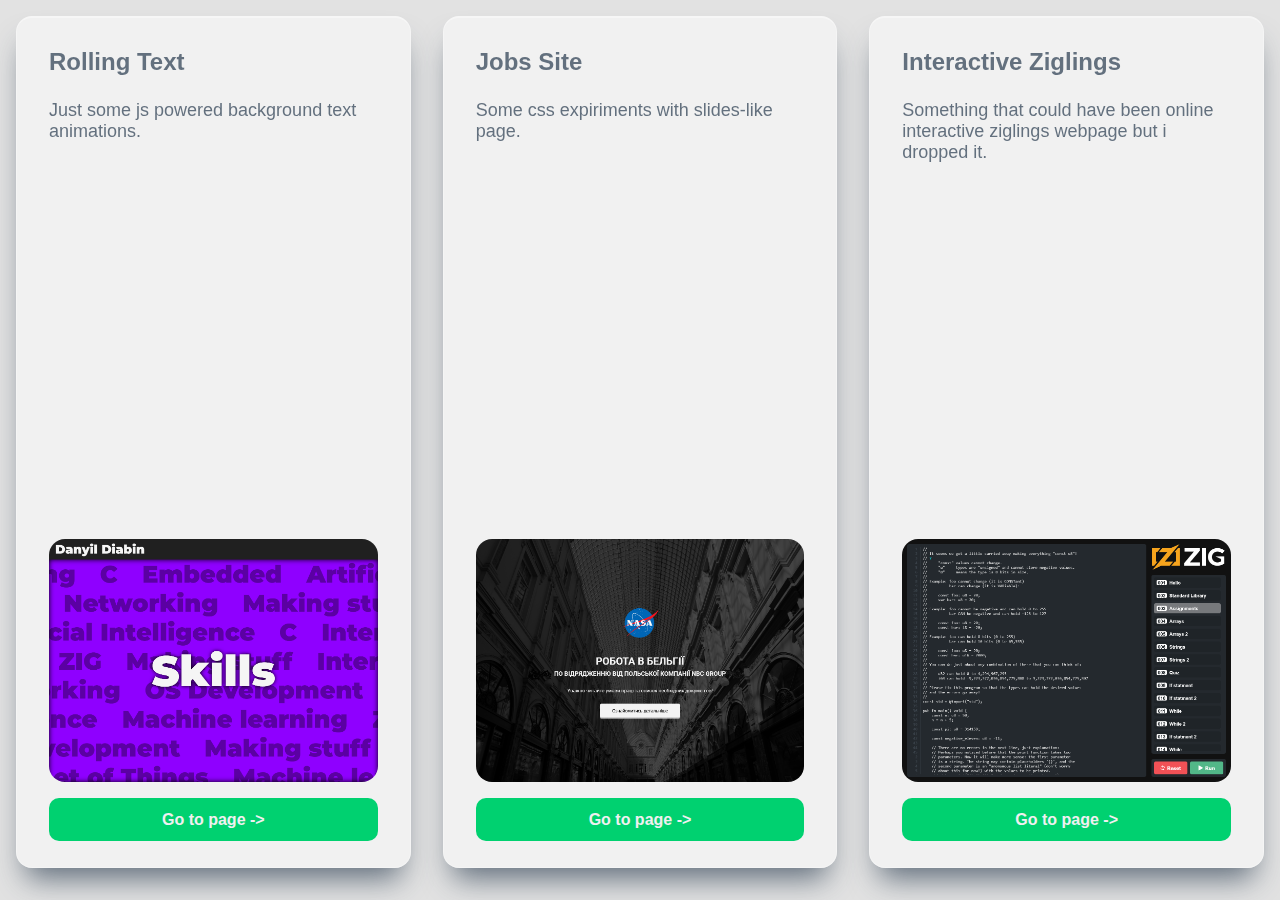
<file: index.html>
<!DOCTYPE html>
<html>

<head>
    <title>Selection</title>
    <link rel="stylesheet" href="style.css">
</head>

<body>
    <main>
        <article class="acrylic">
            <div>
                <h1>Rolling Text</h1>
                <p>Just some js powered background text animations.</p>
            </div>
            <div class="bottom">
                <img src="img/rolling-text-preview.png">
                <a href="Rolling text/index.html" class="goto">Go to page -></a>
            </div>
        </article>
        <article class="acrylic">
            <div>
                <h1>Jobs Site</h1>
                <p>Some css expiriments with slides-like page.</p>
            </div>
            <div class="bottom">
                <img src="img/jobs-preview.png">
                <a href="Jobs Site/index.html" class="goto">Go to page -></a>
            </div>
        </article>
        <article class="acrylic">
            <div>
                <h1>Interactive Ziglings</h1>
                <p>Something that could have been online interactive ziglings webpage but i dropped it.</p>
            </div>
            <div class="bottom">
                <img src="img/ziglings-preview.png">
                <a href="Interactive Ziglings/index.html" class="goto">Go to page -></a>
            </div>
        </article>
    </main>
</body>

</html>
</file>
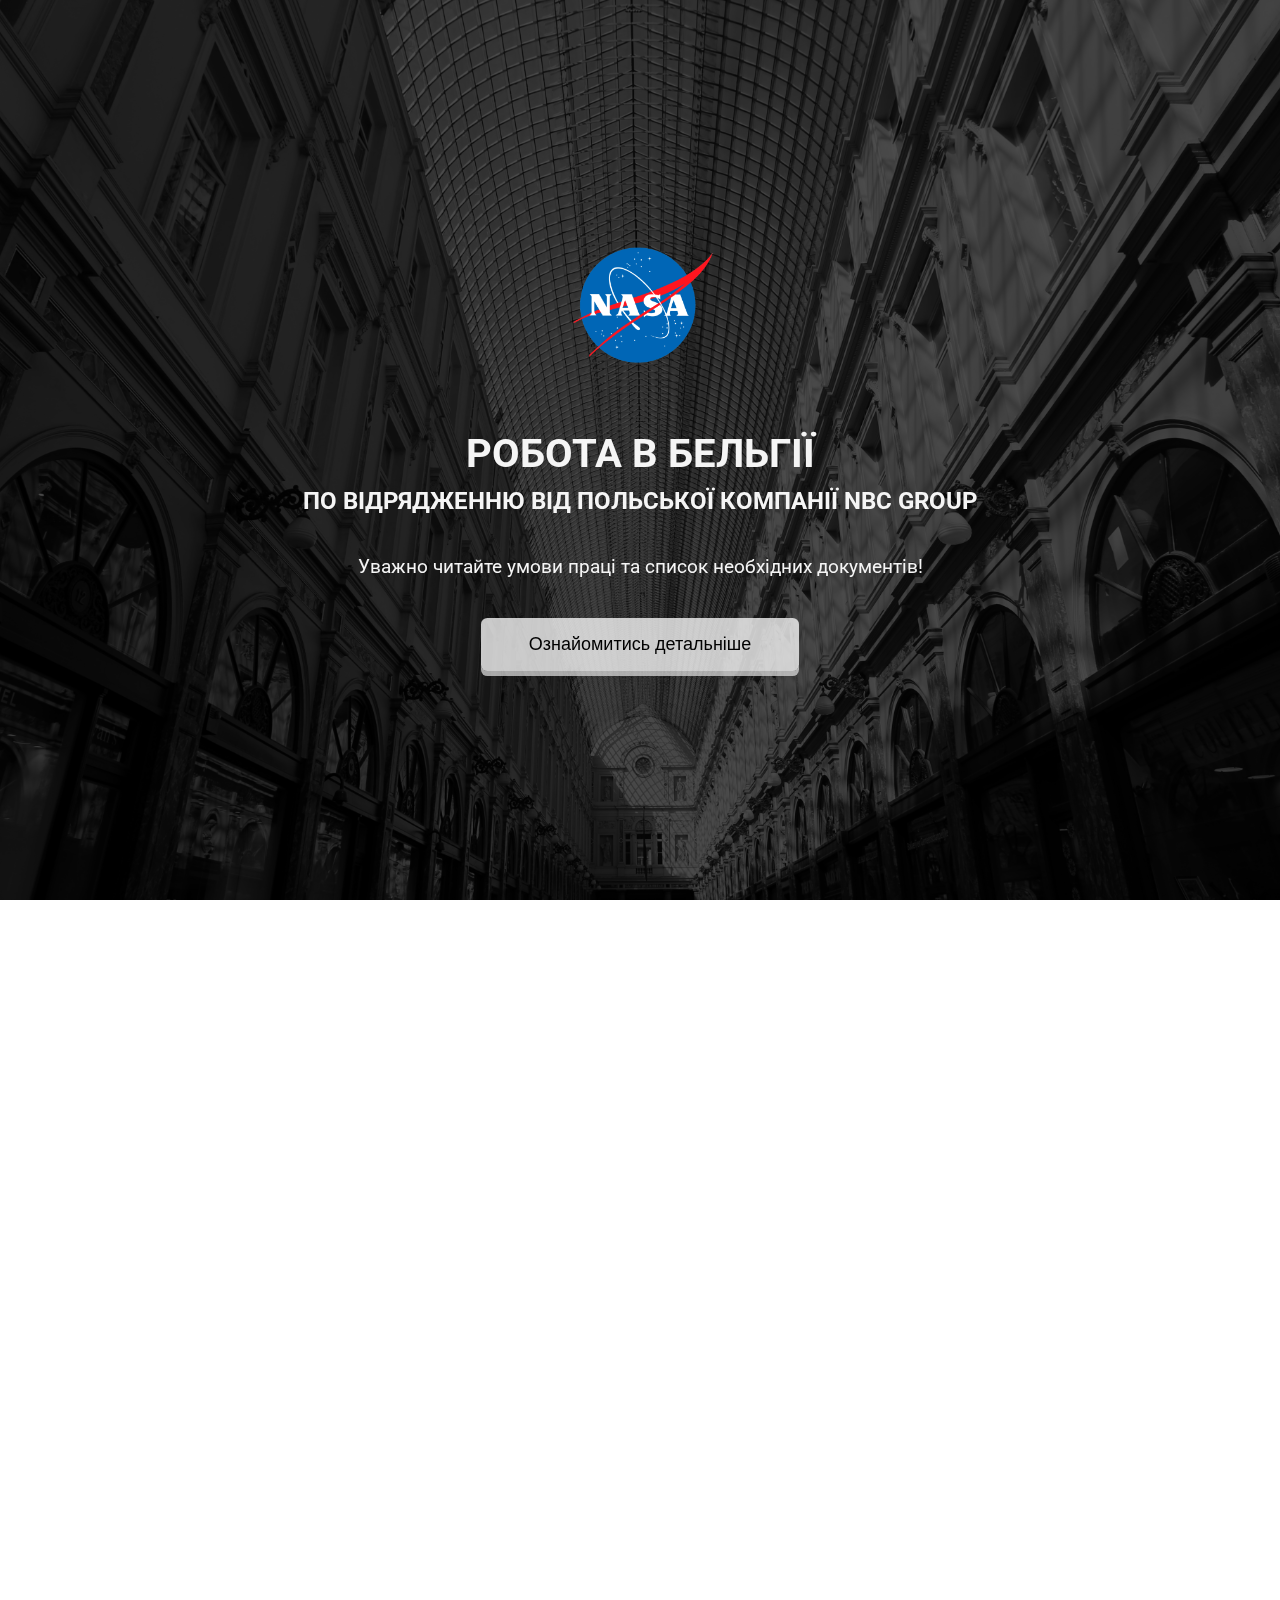
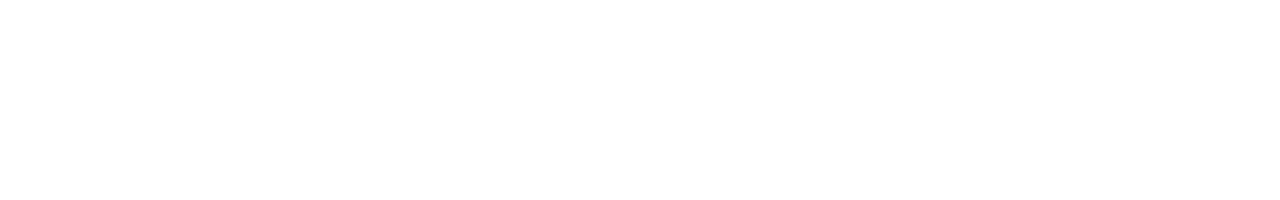
<file: Bussiness example/index.html>
<!DOCTYPE html>
<html lang="en">

<head>
    <meta charset="UTF-8">
    <meta http-equiv="X-UA-Compatible" content="IE=edge">
    <meta name="viewport" content="width=device-width, initial-scale=1.0, user-scalable=false">
    <link rel="shortcut icon" type="image/png" href="images/logo.png">
    <link rel="stylesheet" href="styles/index_desktop.css">
    <link rel="stylesheet" href="styles/index_mobile.css">
    <title>NBC Group</title>
    <script src="scripts/index_page.js"></script>
    <link rel="preconnect" href="https://fonts.googleapis.com">
    <link rel="preconnect" href="https://fonts.gstatic.com" crossorigin>
    <link href="https://fonts.googleapis.com/css2?family=Roboto:wght@100;300;400;500;700;900&display=swap" rel="stylesheet">
</head>

<body>
    <div id="background"></div>
    <div id="tint"></div>
    <div class="maincontainer">
        <main id="about">
            <img id="logo" src="images/logo.png">
            <h1>РОБОТА В БЕЛЬГІЇ</h1>
            <h2>ПО ВІДРЯДЖЕННЮ ВІД ПОЛЬCЬКОЇ КОМПАНІЇ NBC GROUP</h2>
            <p>Уважно читайте умови праці та список необхідних документів!</p>
            <input class="gold_button" type="submit" value="Ознайомитись детальніше" onclick="showDetails()"></input>
        </main>
    </div>
    <div class="maincontainer">
        <main id="details">
            <div>
                <h2>МОЖЛИВІ ВАКАНСІЇ</h2>
                <ul>
                    <li><a class="gold_button" href="job.html">Внутрянник-Універсал</a></li>
                    <li><a class="gold_button" href="job.html">Муляр</a></li>
                    <li><a class="gold_button" href="job.html">Монолітщик</a></li>
                    <li><a class="gold_button" href="job.html">Покрівельник</a></li>
                    <li><a class="gold_button" href="job.html">Електрик</a></li>
                    <li><a class="gold_button" href="job.html">Сантехнік</a></li>
                    <li><a class="gold_button" href="job.html">Зварювальник</a></li>
                </ul>
            </div>
            <input class="gold_button" type="submit" value="Повернутись" onclick="showAbout()"></input>
        </main>
    </div>
</body>

</html>
</file>
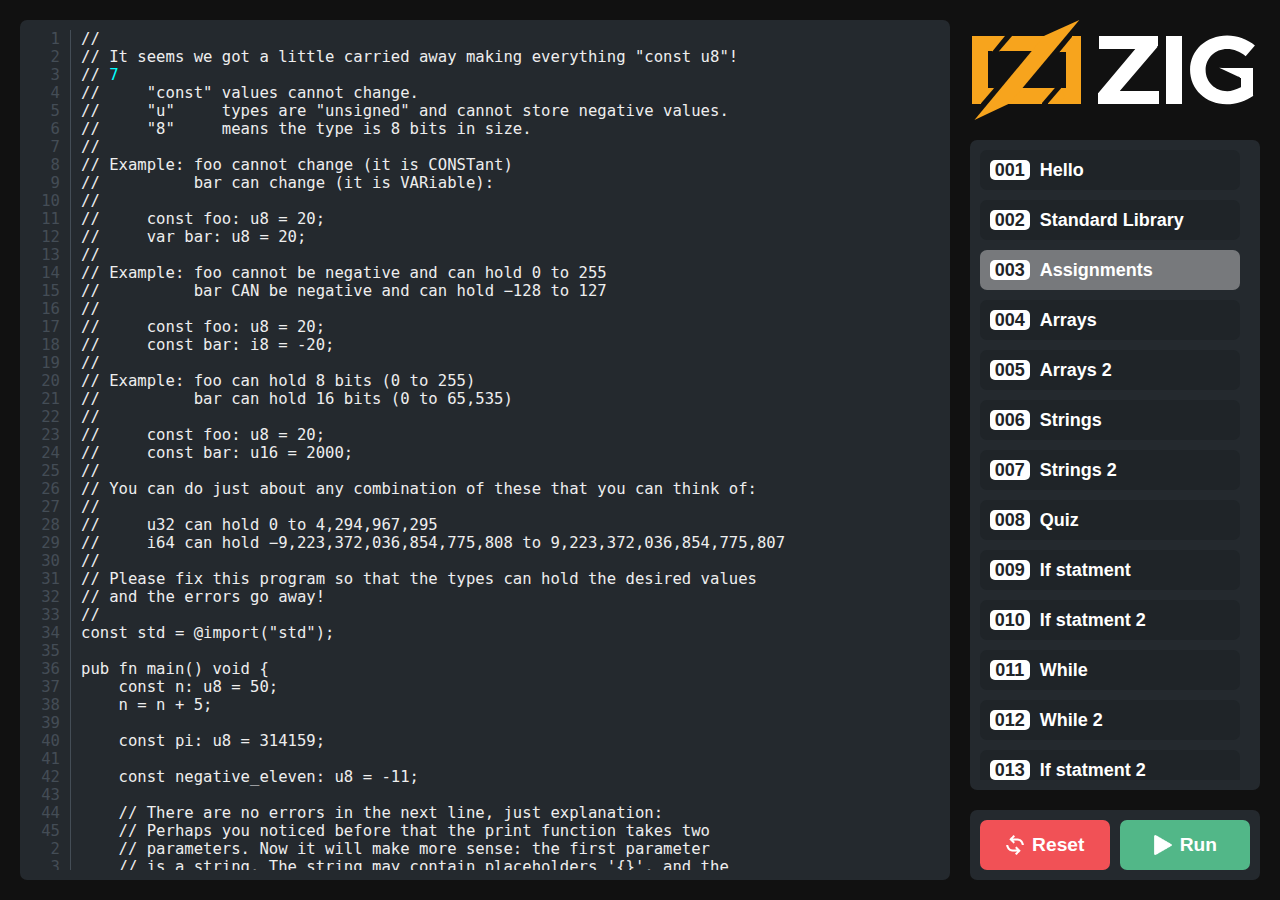
<file: Interactive Ziglings/index.html>
<!DOCTYPE html>
<html>
	<head>
		<title>Ziglings</title>
		<link rel="icon" type="image/x-icon" href="zig-mark.svg">
		<link rel="stylesheet" href="style.css">
	</head>
	<body>
		<main>
			<div id="lineNumbers">
				<span>1</span>
				<span>2</span>
				<span>3</span>
				<span>4</span>
				<span>5</span>
				<span>6</span>
				<span>7</span>
				<span>8</span>
				<span>9</span>
				<span>10</span>
				<span>11</span>
				<span>12</span>
				<span>13</span>
				<span>14</span>
				<span>15</span>
				<span>16</span>
				<span>17</span>
				<span>18</span>
				<span>19</span>
				<span>20</span>
				<span>21</span>
				<span>22</span>
				<span>23</span>
				<span>24</span>
				<span>25</span>
				<span>26</span>
				<span>27</span>
				<span>28</span>
				<span>29</span>
				<span>30</span>
				<span>31</span>
				<span>32</span>
				<span>33</span>
				<span>34</span>
				<span>35</span>
				<span>36</span>
				<span>37</span>
				<span>38</span>
				<span>39</span>
				<span>40</span>
				<span>41</span>
				<span>42</span>
				<span>43</span>
				<span>44</span>
				<span>45</span>
				<span>2</span>
				<span>3</span>
				<span>4</span>
				<span>5</span>
				<span>6</span>
				<span>7</span>
			</div>
			<div id="code" spellcheck="false" onscroll="scrolllines()">//
// It seems we got a little carried away making everything "const u8"!
// <span style="color: aqua;">7</span>
//     "const" values cannot change.
//     "u"     types are "unsigned" and cannot store negative values.
//     "8"     means the type is 8 bits in size.
//
// Example: foo cannot change (it is CONSTant)
//          bar can change (it is VARiable):
//
//     const foo: u8 = 20;
//     var bar: u8 = 20;
//
// Example: foo cannot be negative and can hold 0 to 255
//          bar CAN be negative and can hold −128 to 127
//
//     const foo: u8 = 20;
//     const bar: i8 = -20;
//
// Example: foo can hold 8 bits (0 to 255)
//          bar can hold 16 bits (0 to 65,535)
//
//     const foo: u8 = 20;
//     const bar: u16 = 2000;
//
// You can do just about any combination of these that you can think of:
//
//     u32 can hold 0 to 4,294,967,295
//     i64 can hold −9,223,372,036,854,775,808 to 9,223,372,036,854,775,807
//
// Please fix this program so that the types can hold the desired values
// and the errors go away!
//
const std = @import("std");

pub fn main() void {
    const n: u8 = 50;
    n = n + 5;

    const pi: u8 = 314159;

    const negative_eleven: u8 = -11;

    // There are no errors in the next line, just explanation:
    // Perhaps you noticed before that the print function takes two
    // parameters. Now it will make more sense: the first parameter
    // is a string. The string may contain placeholders '{}', and the
    // second parameter is an "anonymous list literal" (don't worry
    // about this for now!) with the values to be printed.
    std.debug.print("{} {} {}\n", .{ n, pi, negative_eleven });
}</div>
		</main>
		<aside>
			<img src="zig-logo-light.svg">
			<nav>
				<ul id="ziglings">
					<li><div>001</div><div>Hello</div></li>
					<li><div>002</div><div>Standard Library</div></li>
					<li><div>003</div><div>Assignments</div></li>
					<li><div>004</div><div>Arrays</div></li>
					<li><div>005</div><div>Arrays 2</div></li>
					<li><div>006</div><div>Strings</div></li>
					<li><div>007</div><div>Strings 2</div></li>
					<li><div>008</div><div>Quiz</div></li>
					<li><div>009</div><div>If statment</div></li>
					<li><div>010</div><div>If statment 2</div></li>
					<li><div>011</div><div>While</div></li>
					<li><div>012</div><div>While 2</div></li>
					<li><div>013</div><div>If statment 2</div></li>
					<li><div>014</div><div>While</div></li>
					<li><div>015</div><div>While 2</div></li>
					<li><div>013</div><div>If statment 2</div></li>
					<li><div>014</div><div>While</div></li>
					<li><div>015</div><div>While 2</div></li>
				</ul>
			</nav>
			<div id="controls">
				<button type="button" id="reset_button"><img src="reset.png">Reset</button>
				<button type="button" id="run_button"><img src="play.png">Run</button>
			</div>
		</aside>
	</body>
	<script src="index.js"></script>
</html>
</file>
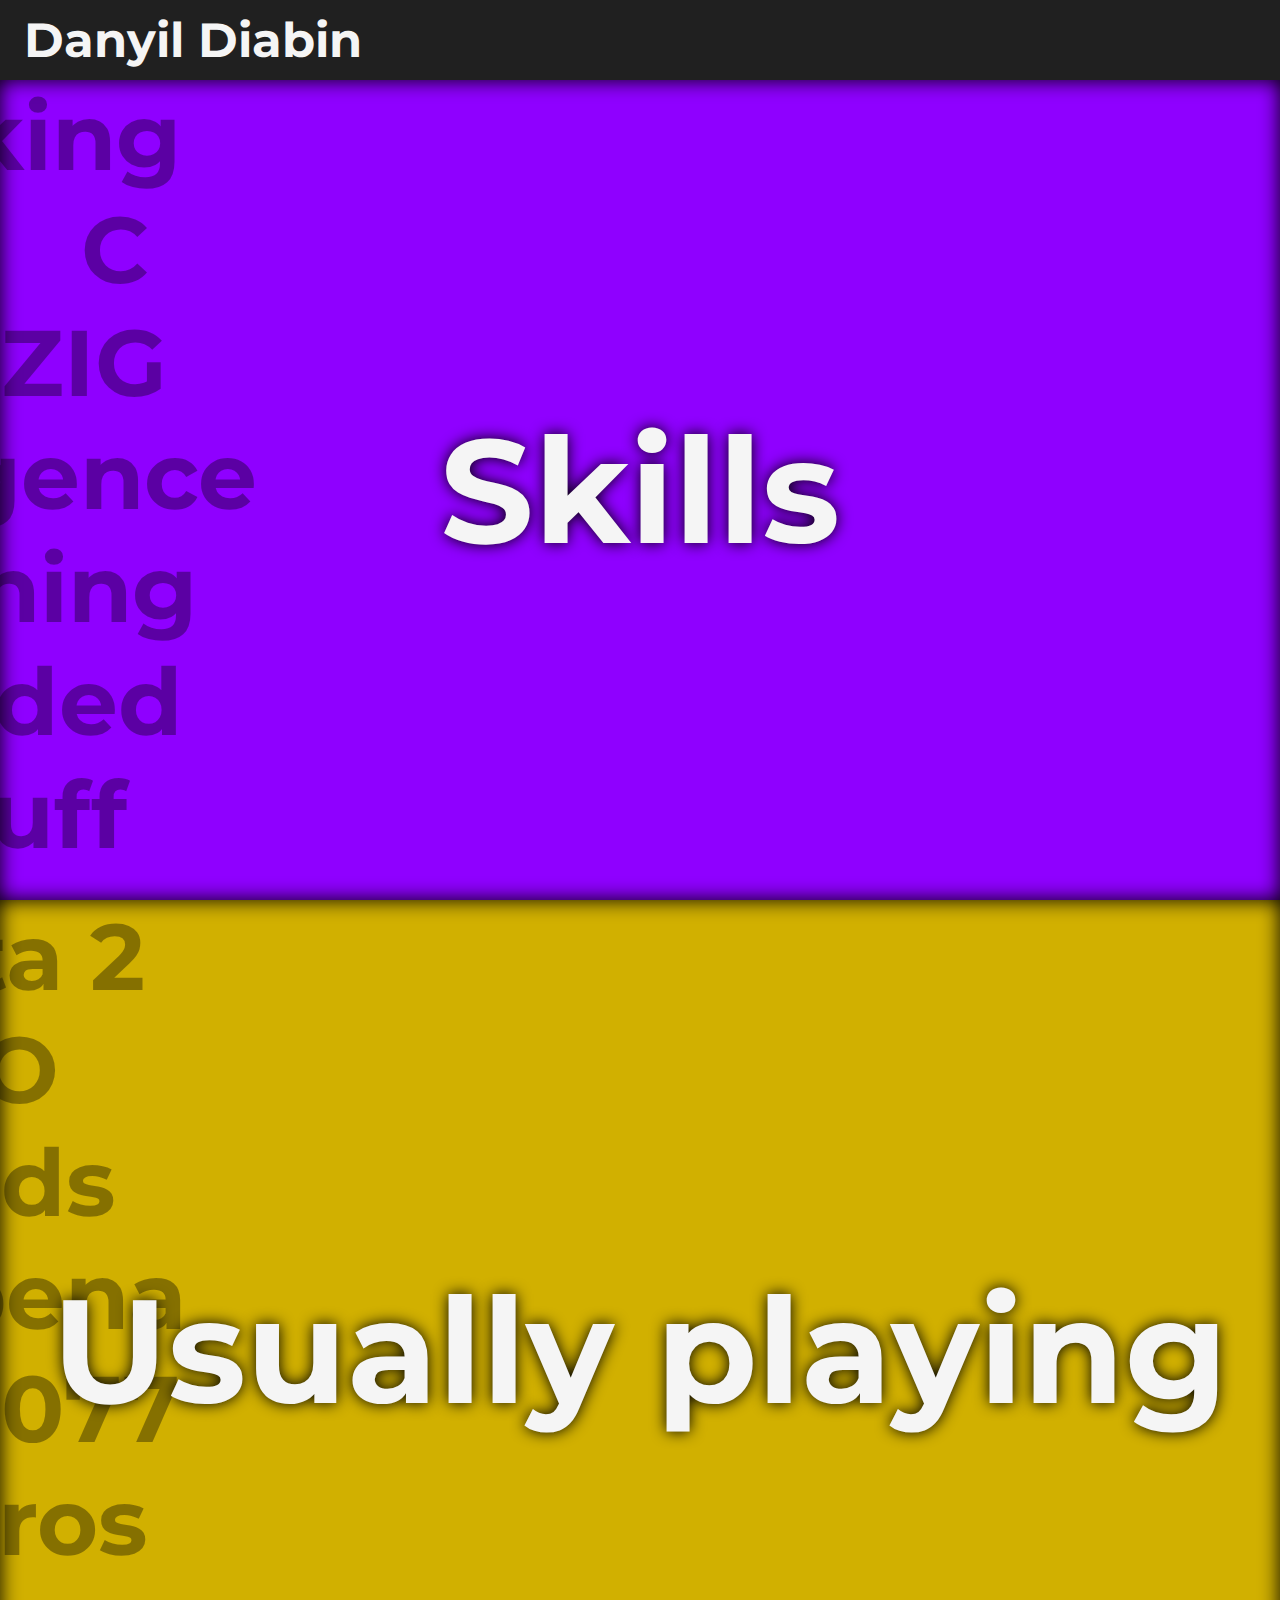
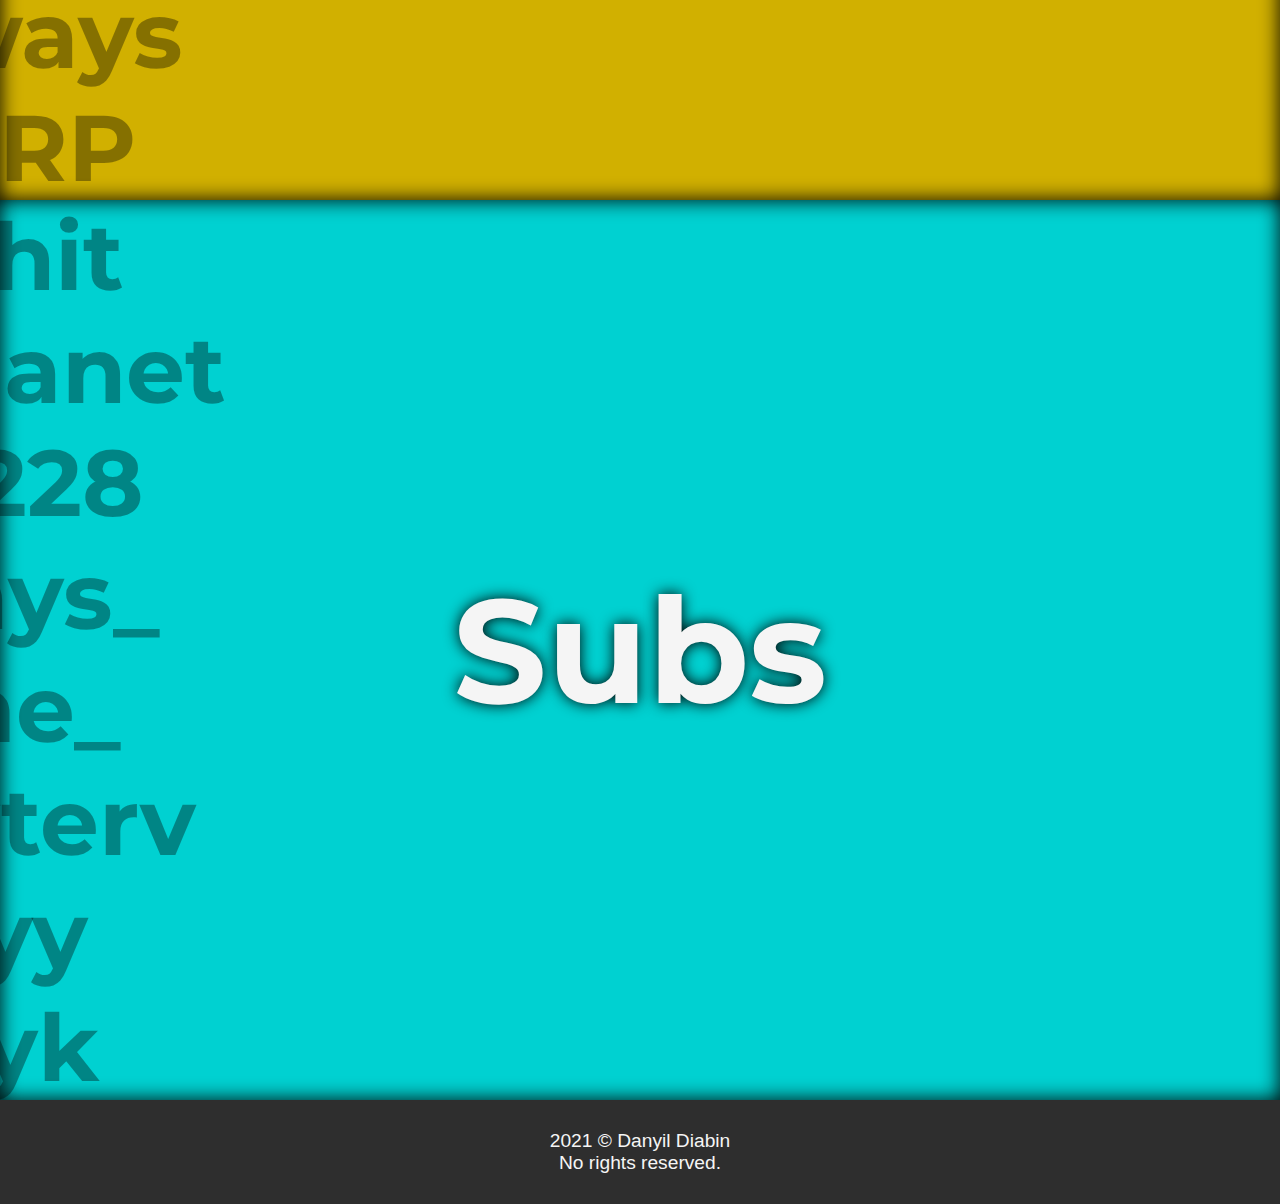
<file: Rolling text/index.html>
<!doctype html>
<html>
	<head>
		<meta charset="utf-8">
		<link rel="shortcut icon" type="image/png" href="img/favicon.png"/>
		<link rel="stylesheet" href="styles/global.css">
		<link rel="preconnect" href="https://fonts.googleapis.com">
		<link rel="preconnect" href="https://fonts.gstatic.com" crossorigin>
		<link href="https://fonts.googleapis.com/css2?family=Montserrat:wght@900&display=swap" rel="stylesheet"> 
		<title>Danyil's Sandbox</title>
	</head>
	<body>
		<header>
			<div id="logo">
				<a href="."><h1>Danyil Diabin</h1></a>
			</div>
		</header>
		<main></main>
		<footer>
			<p>2021 © Danyil Diabin</p>
			<p>No rights reserved.</p>
		</footer>
	</body>
	<script src="scripts/main.js"></script>
</html>
</file>
<file: style.css>
* {
    margin: 0;
    padding: 0;
    border: 0;
    font-family: Arial, Helvetica, sans-serif;
}

body {
    background: #e2e2e2;
    display: flex;
    justify-content: center;
    align-items: center;
    flex-flow: column nowrap;
    height: 100vh;
}

a {
    text-decoration: none;
}

main article {
    width: 300000px;
    min-width: 300px;
    min-height: 150px;
    display: flex;
    flex-direction: column;
    justify-content: space-between;
    color: rgba(38, 57, 77, 0.7);
}

main {
    display: flex;
    flex-wrap: wrap;
    flex-direction: row;
    flex-flow: row;
    width: 100%;
    height: 100%;
}

main article .bottom {
    display: flex;
    flex-direction: column;
}

main article h1 {
    font-size: x-large;
    padding-bottom: 1em;
}

main article p {
    font-size: large;
    font-weight: normal;
    padding-bottom: 1em;
}

main article .bottom img {
    width: 100%;
    border-radius: 1em;
    margin-bottom: 1em;
}

.goto {
    justify-content: center;
    background-color: rgba(0, 209, 112, 1);
    display: flex;
    padding: 0.8em 1em 0.8em 1em;
    border-radius: 10px;
    font-weight: bold;
    color: rgb(240, 240, 240);
    transition-duration: 150ms;
}

.goto:hover {
    background-color: rgb(0, 182, 97);
}

.acrylic {
    border: 1px solid rgba(255, 255, 255, 0.3);
    border-top: 2px solid rgba(255, 255, 255, 0.4);
    padding: 1.9em 2em 1.6em 2em;
    margin:1em 1em 2em 1em;
    border-radius: 1em;
    background-color: rgba(255, 255, 255, 0.5);
    box-shadow: rgba(38, 57, 77, 0.7) 0px 20px 30px -10px;
    backdrop-filter: blur(30px);
    transition-duration: 150ms;
}
</file>
<file: Bussiness example/styles/index_desktop.css>
@media screen and (min-width: 720px) {
    * {
        padding: 0;
        margin: 0;
        border: 0;
        transition-duration: 700ms;
    }

    body {
        display: flex;
        align-content: flex-start;
        flex-flow: column nowrap;
        position: fixed;
    }

    main {
        display: flex;
        flex-flow: column nowrap;
        align-content: center;
        justify-content: center;
        align-items: center;
        justify-items: center;
        color: whitesmoke;
        font-family: 'Roboto', Arial, sans-serif;
        height: 100%;
        position: relative;
    }

    .gold_button:hover {
        background-color: rgb(245, 245, 245);
        box-shadow: 0 5px 0 0 rgba(230, 230, 230, 0.7);
        transition-duration: 500ms;
    }

    .gold_button {
        transition-duration: 500ms;
        padding: 1rem 3rem;
        background-color: rgba(245, 245, 245, 0.8);
        box-shadow: 0 5px 0 0 rgba(230, 230, 230, 0.7);
        border-radius: 0.4rem;
        color: black;
        display: flex;
        align-content: center;
        justify-content: center;
        align-items: center;
        cursor: pointer;
        font-size: large;
    }

    ul {
        list-style: none;
        display: flex;
        align-content: center;
        justify-content: center;
        align-items: center;
        justify-items: center;
        flex-flow: row wrap;
        margin: auto 0;
    }

    li {
        width: 250px;
        margin: 10px 20px;
    }

    a:visited {
        color: black;
    }

    a:link {
        color: black;
    }

    a {
        text-decoration: none;
        white-space: nowrap;
    }

    #logo {
        height: 150px;
        width: 150px;
        margin-bottom: 50px;
    }

    h1 {
        font-weight: bolder;
        margin-bottom: 10px;
        font-size: 2.5rem;
    }

    p {
        font-size: 1.2rem;
        margin-top: 40px;
    }

    input:hover {
        animation: emptyanim;
        animation-duration: 1000ms;
    }
    @keyframes emptyanim {
        to {
            background-color: rgba(245, 245, 245, 1);
            box-shadow: 0 5px 0 0 rgba(230, 230, 230, 0.7);
        };
    }

    li a {
        width: calc(100% - padding-left - padding-right);
        height: 100%;
        text-align: center;
    }

    input {
        position: relative;
        margin-top: 40px;
        animation-name: fading;
        animation-duration: 800ms;
        animation-iteration-count: infinite;
        animation-direction: alternate;
        animation-timing-function: ease-in-out;
    }

    .maincontainer{
        height: calc(var(--vh, 1vh) * 100);
    }

    #about {
        text-align: center;
    }

    #details input {
        margin-bottom: 50px;
    }

    #details div {
        display: flex;
        flex-flow: column;
        align-items: center;
        margin: auto 0;
    }

    #details h2 {
        font-weight: bolder;
        font-size: 2rem;
        margin-bottom: 10px;
    }

    @keyframes fading {
        from {
            background-color: rgba(245, 245, 245, 1);
            box-shadow: 0 5px 0 0 rgba(230, 230, 230, 0.7);
        }

        to {
            background-color: rgba(245, 245, 245, 0.7);
            box-shadow: 0 5px 0 0 rgba(230, 230, 230, 0.7);
        }
    }

    @keyframes to_about {
        from {
            top: -100%;
        }

        to {
            top: 0;
        }
    }

    @keyframes to_details {
        from {
            top: 0;
        }

        to {
            top: -100%;
        }
    }

    #tint {
        z-index: -1;
        position: fixed;
        width: 100%;
        height: 100%;
        background-color: rgba(0, 0, 0, 0.7);
    }

    #background {
        width: 100%;
        height: 100%;
        z-index: -2;
        position: fixed;
        background-image: url("../images/bg.jpg");
        background-repeat: no-repeat;
        background-size: cover;
        background-position: top;
    }
}
</file>
<file: Bussiness example/styles/index_mobile.css>
@media screen and (min-width: 320px) and (max-width: 720px) {
    * {
        padding: 0;
        margin: 0;
        border: 0;
        -webkit-appearance: none;
        -moz-appearance: none;
        appearance: none;
        transition-duration: 700ms;
    }

    body {
        display: flex;
        align-content: flex-start;
        flex-flow: column nowrap;
        position: fixed;
    }

    main {
        display: flex;
        flex-flow: column nowrap;
        align-content: center;
        justify-content: flex-start;
        align-items: center;
        justify-items: center;
        color: whitesmoke;
        font-family: 'Roboto', Arial, sans-serif;
        height: 100%;
        position: relative;
        font-size: medium;
    }

    ul {
        list-style: none;
        display: flex;
        align-content: center;
        justify-content: center;
        align-items: center;
        justify-items: center;
        flex-flow: column nowrap;
        margin: auto 0;
    }

    a:visited {
        color: black;
    }

    a:link {
        color: black;
    }

    a {
        text-decoration: none;
        white-space: nowrap;
    }

    /*TODO: MAKE BIGGER PHONE LAYOUT*/
    @media screen and (min-height: 720px) {
        #logo {
            height: 120px;
            width: 120px;
            margin: 10px;
        }

        h1 {
            font-weight: bolder;
            margin: 10px;
            font-size: 2rem;
        }

        h2 {
            font-weight: normal;
            margin: 10px;
        }

        li {
            width: 200px;
            margin: 7px 10px;
        }

        .gold_button {
            padding: 7px 30px;
            background-color: rgba(245, 245, 245, 0.8);
            box-shadow: 0 5px 0 0 rgba(230, 230, 230, 0.7);
            border-radius: 0.4rem;
            color: black;
            display: flex;
            align-content: center;
            justify-content: center;
            align-items: center;
            cursor: pointer;
        }
    }

    @media screen and (min-height: 450px) and (max-height: 720px) {
        #logo {
            height: 120px;
            width: 120px;
            margin: 10px;
        }

        h1 {
            font-weight: bolder;
            margin: 10px;
            font-size: 2rem;
        }

        h2 {
            font-weight: normal;
            margin: 10px;
        }

        li {
            width: 200px;
            margin: 7px 10px;
            font-size: medium;
        }

        .gold_button {
            background-color: rgba(245, 245, 245, 1);
            box-shadow: 0 5px 0 0 rgba(230, 230, 230, 0.7);
            padding: 7px 30px;
            border-radius: 0.4rem;
            color: black;
            display: flex;
            align-content: center;
            justify-content: center;
            align-items: center;
            cursor: pointer;
        }
    }

    li a {
        width: calc(100% - padding-left - padding-right);
        height: calc(100% - padding-top - padding-bottom);
        text-align: center;
    }

    p {
        font-weight: normal;
        font-size: 1.2rem;
        margin: 10px;
    }

    input {
        position: relative;
        margin-top: 10px;
        animation-name: fading;
        animation-duration: 800ms;
        animation-iteration-count: infinite;
        animation-direction: alternate;
        animation-timing-function: ease-in-out;
    }
    .maincontainer{
        height: calc(var(--vh, 1vh) * 100);
    }
    #about {
        text-align: center;
    }

    #details input {
        margin-bottom: 30px;
    }

    #details div {
        display: flex;
        flex-flow: column;
        align-items: center;
        margin-top: 20px;
    }

    #details h2 {
        font-weight: bolder;
        font-size: 1.5rem;
        margin: 10px;
    }

    @keyframes fading {
        from {
            background-color: rgba(245, 245, 245, 1);
        box-shadow: 0 5px 0 0 rgba(230, 230, 230, 0.7);
        }

        to {
            background-color: rgba(245, 245, 245, 0.7);
            box-shadow: 0 5px 0 0 rgba(230, 230, 230, 0.7);
        }
    }

    @keyframes to_about {
        from {
            top: -100%;
        }

        to {
            top: 0;
        }
    }

    @keyframes to_details {
        from {
            top: 0;
        }

        to {
            top: -100%;
        }
    }

    #tint {
        z-index: -1;
        position: fixed;
        width: 100%;
        height: 100%;
        background-color: rgba(0, 0, 0, 0.7);
    }

    #background {
        width: 100%;
        height: 100%;
        z-index: -2;
        position: fixed;
        background-image: url("../images/mobile_bg.jpg");
        background-repeat: no-repeat;
        background-size: cover;
        background-position: top;
    }
}
</file>
<file: Interactive Ziglings/style.css>
* {
    margin: 0;
    padding: 0;
    border: 0;
}

html {
    --spacing: 20px;
    --paddings: 10px;
    --controls_height: 70px;
    --radius: 7px;
    --line-numbers: #444D56;
    --comments: #6A737D;
    --comment: # ;
    --comment: # ;
    --comment: # ;
    --comment: # ;
}

body {
    background-color: #111;
    color: #ccc;
    padding: var(--spacing);
    margin: 0px;
    display: flex;
    flex-direction: row;
    flex-flow: row;
    flex-wrap: nowrap;
    height: calc(100vh - (var(--spacing)*2));
    min-height: calc(60px + 70px + 100px + 2 * var(--spacing));
}

.glass {
    width: 400px;
    height: 300px;
    background: #ffb5ca;
    /* background: linear-gradient(-225deg, rgba(255, 255, 255, 0.3), rgba(255, 255, 255, 0.0)); */
    box-shadow: 5px 5px 10px rgba(255, 255, 255, 0.1), -5px -5px 10px rgba(255, 255, 255, 0.1);
    border: 1px solid #aaa;
    border-radius: 10px;
    /* backdrop-filter: blur(15px); */
    position: absolute;
    top: 50px;
    left: 400px;
    padding: 10px;
}

.polymorphic {
    font-size: 40px;
    width: max-content;
    padding: 0 15px;
    height: 70px;
    margin: 30px;
    border-radius: 80px;
    border-style: none;
    color: white;
    font-weight: 400;
    background: #ffb5ca;
    box-shadow: 5px 5px 10px #de9db0, -5px -5px 10px #ffcde4;
    font-family: Montserrat, "Open Sans", Helvetica, Arial, sans-serif;
    display: flex;
    justify-content: center;
    align-items: center;
    cursor: pointer;
}

.polymorphic:active {
    box-shadow: 5px 5px 10px #ffcde4, -5px -5px 10px #de9db0;
}

main {
    border-radius: var(--radius);
    margin-right: var(--spacing);
    width: calc(100vw - 300px - var(--spacing) - 20px);
    display: flex;
    flex-flow: row nowrap;
    font-family: monospace;
    background-color: #24292E;
    padding: var(--paddings);
}

#lineNumbers {
    display: flex;
    flex-flow: column nowrap;
    text-align: right;
    width: 30px;
    padding: 0 var(--paddings) 0 0;
    height: 100%;
    color: var(--line-numbers);
    background-color: #24292E;
    overflow: hidden;
    font-size: larger;
    border-right: var(--line-numbers) 1px solid;
}

#code {
    background-color: #24292E;
    height: max-content;
    color: #eee;
    outline: none;
    min-width: calc(100vw - 3 * var(--spacing) - 300px - 3 * var(--paddings) - 45px);
    max-width: calc(100vw - 3 * var(--spacing) - 300px - 3 * var(--paddings) - 45px);
    min-height: 50px;
    height: auto;
    width: 100%;
    scrollbar-width: thin;
    font-size: larger;
    padding-left: var(--paddings);
    white-space: pre;
    overflow: auto;
}

#controls {
    background-color: #24292E;
    border-radius: var(--radius);
    padding: 10px;
    height: calc(var(--controls_height) - 20px);
    margin-top: var(--spacing);
    display: flex;
    flex-direction: row;
    justify-content: space-between;
}

#controls button {
    font-size: larger;
    font-weight: bold;
    color: white;
    border-radius: var(--radius);
    padding: 10px;
    height: 100%;
    width: calc(50% - 5px);
    cursor: pointer;
    display: flex;
    justify-content: center;
    flex-flow: row nowrap;
    align-items: center;
}

#controls button:hover {
    filter: brightness(0.9);
}

#reset_button {
    background-color: #f15156;
}

#run_button {
    background-color: #52b788;
}

#controls button img{
    width: 20px;
    height: 20px;
    margin: 0;
    margin-right: 7px;
}

aside {
    width: 300px;
    display: flex;
    flex-direction: column;
}

aside img {
    margin-bottom: var(--spacing);
    height: 100px;
    display: flex;
}

nav {
    background-color: #24292E;
    border-radius: var(--radius);
    padding: 10px;
    min-height: 40px;
    height: calc(100vh - var(--controls_height) - 100px - (4 * var(--spacing)) - 20px);
    display: flex;
    font-family: Arial, Helvetica, sans-serif;
}

#ziglings {
    display: flex;
    flex-flow: column nowrap;
    list-style: none;
    width: 100%;
    height: 100%;
    scrollbar-width: thin;
    overflow-y: auto;
    scroll-snap-type: x mandatory;
}

#ziglings li {
    display: flex;
    font-size: large;
    background-color: #1F2428;
    height: 20px;
    border-radius: var(--radius);
    width: calc(100% - 20px - 10px);
    flex-shrink: 0;
    margin-top: 10px;
    scroll-snap-align: start;
    flex-flow: row nowrap;
    padding: 10px;
}

#temp {
    display: flex;
    flex-flow: row nowrap;
}

#ziglings li:hover {
    filter: brightness(0.9);
    cursor: pointer;
}

#ziglings li:active {
    filter: brightness(0.8);
}

#ziglings li:first-child {
    margin-top: 0;
}

#ziglings li:last-child{
    scroll-snap-align: end;
}

#ziglings li div:nth-of-type(1) {
    background-color: white;
    font-weight: bolder;
    color: #1F2428;
    height: 20px;
    width: 40px;
    border-radius: 5px;
    text-align: center;
    justify-content: center;
    margin-right: 10px;
}

#ziglings li div:nth-of-type(2) {
    font-weight: bolder;
    color: white;
    height: 20px;
    text-align: center;
    justify-content: center;
}

#ziglings li:nth-of-type(3) {
    background-color: #77797C;
}
</file>
<file: Rolling text/styles/global.css>
* {
	margin: 0;
	border: 0;
	padding: 0;
}

a {
	text-decoration: none;
	color: whitesmoke;
}

a:visited {
	color: whitesmoke;
}

a:link {
	color: whitesmoke;
}

header {
	height: 5rem;
	background-color: #202020;
	width: 100%;
	display: flex;
	flex-direction: row;
	align-items: center;
	scroll-snap-align: start;
	justify-content: space-between;
}

#logo {
	/* width: calc(300px - 30px); */
	padding: 0 1.5rem;
	font-family: 'Montserrat', sans-serif;
	font-size: 1.5rem;
	color: whitesmoke;
}

#logo a:visited {
	color: whitesmoke;
	stroke: none;
}

header ul {
	display: flex;
	flex-direction: row;
	height: 100%;
}

header ul li {
	width: auto;
	list-style: none;
	text-align: center;
	display: flex;
	justify-content: center;
	flex-direction: row;
	height: 100%;
	padding: 0px 10px;
	background-color: rgba(255, 255, 255, 0.20);
	color: whitesmoke;
	margin: 0 0.5rem;
}

header ul li a {
	width: 100%;
	height: 100%;
	text-align: center;
	display: flex;
	justify-content: center;
	flex-direction: row;
	font-size: 1.5rem;
}

html{
	scroll-snap-type: y mandatory;
}

main {
	width: 100%;
}

.mainblock {
	width: 100%;
	height: 100vh;
	overflow: hidden;
	box-shadow: inset 0 0 20px 0 black;
}

.mainblock:nth-of-type(1){
	background-color: #8F00FF;
	height: calc(100vh - 5rem);
}

.mainblock:nth-of-type(2){
	background-color: #D1B000;
	scroll-snap-align: start;
}

.mainblock:nth-of-type(3){
	background-color: #00D1D1;
	scroll-snap-align: start;
}

.background {
	z-index: 0;
	width: 100%;
}

.foreground {
	display: flex;
	z-index: 1;
	width: calc(100% - 60px);
	height: calc(100% - 60px);
	padding: 30px;
	position: relative;
	justify-content: center;
	flex-direction: column;
	text-align: center;
}

.mainblock .foreground h1 {
	font-family: 'Montserrat', sans-serif;
	font-size: 20ex;
	color: whitesmoke;
	text-shadow: 0px 0px 15px #000000;
}

.background .row {
	width: 100%;
	display: flex;
	flex-direction: row;
	flex-wrap: nowrap;
	overflow: hidden;
}

.row h1 {
	font-family: 'Montserrat', sans-serif;
	font-size: 70pt;
	margin: 0 70pt;
	position: relative;
	color: rgba(0, 0, 0, 0.36);
	white-space: nowrap;
	float: left;
}

footer {
	height: auto;
	background-color: #2E2E2E;
	width: calc(100% - 60px);
	font-family: Arial, Helvetica, sans-serif;
	font-size: 1.2rem;
	padding: 30px;
	color: whitesmoke;
	text-align: center;
	scroll-snap-align: end;
}
</file>
